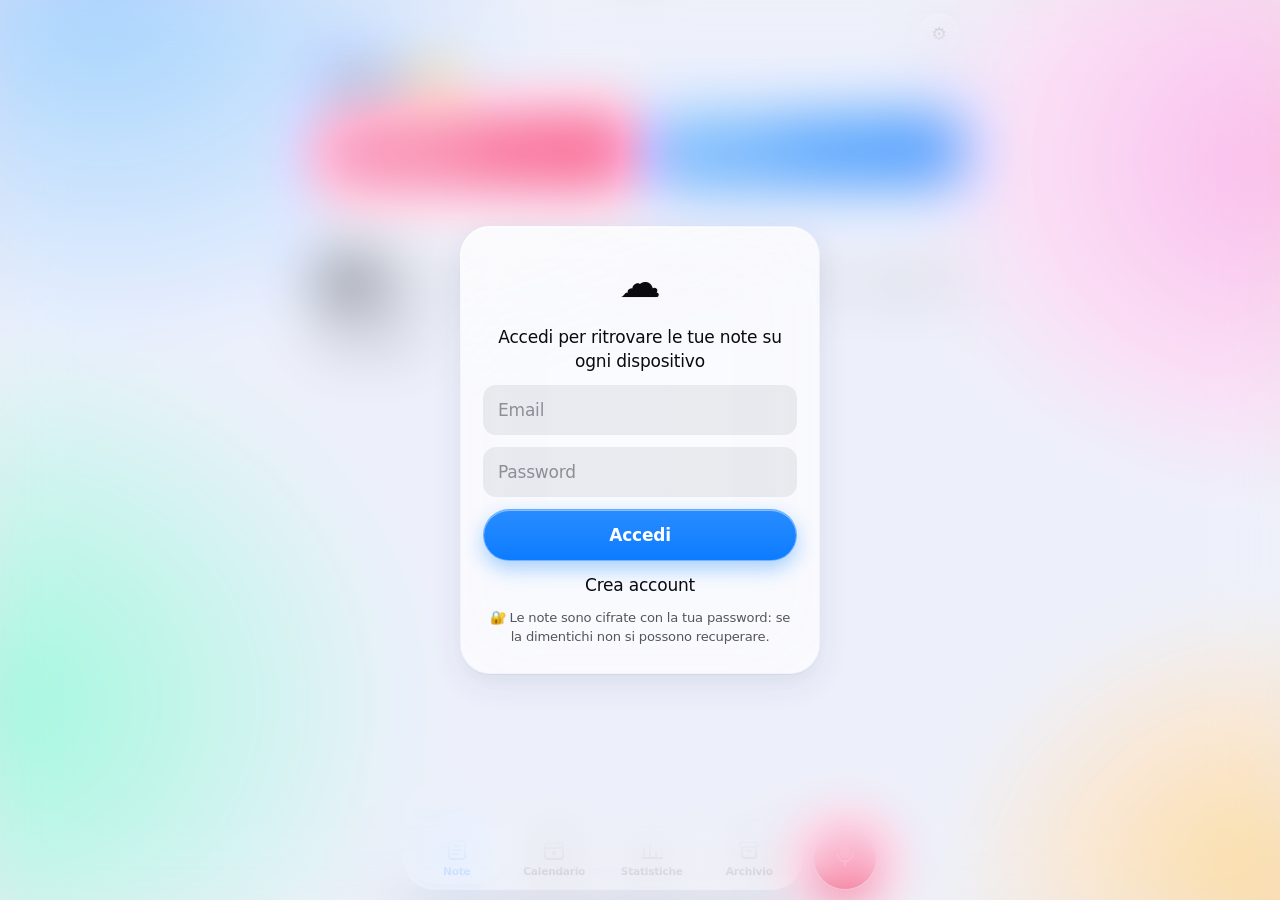
<file: index.html>
<!doctype html>
<html lang="it">
<head>
<meta charset="utf-8">
<meta name="viewport" content="width=device-width,initial-scale=1,viewport-fit=cover">
<meta http-equiv="Content-Security-Policy" content="default-src 'self'; script-src 'self' https://cdn.jsdelivr.net 'wasm-unsafe-eval'; worker-src 'self' blob: https://cdn.jsdelivr.net; connect-src 'self' https://cdn.jsdelivr.net https://tessdata.projectnaptha.com https://huggingface.co https://*.huggingface.co https://*.hf.co https://*.supabase.co wss://*.supabase.co https://api.open-meteo.com; img-src 'self' data: blob:; media-src 'self' blob:; style-src 'self' 'unsafe-inline'">
<meta name="theme-color" content="#eef0f7">
<meta name="apple-mobile-web-app-capable" content="yes">
<title>Note Vocali</title>
<link rel="manifest" href="manifest.json">
<link rel="icon" href="icon.svg">
<link rel="apple-touch-icon" href="icon.svg">
<link rel="stylesheet" href="style.css">
<script src="theme.js"></script>
</head>
<body>
<div class="bg" aria-hidden="true"></div>

<div id="miniBar" class="minibar" aria-hidden="true">
  <button id="miniBack" type="button" class="navback hidden">‹ Raccolte</button>
  <span id="miniTitle"></span>
</div>

<header class="top">
  <div class="topbar">
    <button id="navBack" type="button" class="navback hidden">‹ Raccolte</button>
    <div id="today" class="today"></div>
    <div class="topactions">
      <button id="weather" class="pill weather" type="button" aria-label="Meteo"></button>
      <button id="btnSettings" class="pill iconbtn" aria-label="Impostazioni">⚙️</button>
    </div>
  </div>
  <h1 id="hello" class="largetitle">Ciao 👋</h1>
</header>

<main>
  <p id="status" class="banner hidden"></p>

  <!-- NOTE -->
  <section id="viewNotes" class="view">
    <div id="home">
      <div class="quick">
        <button type="button" class="qbtn rec" data-rec><span class="qi">🎙️</span><span><b>Registra</b><small>Parla, scrivo io</small></span></button>
        <button type="button" class="qbtn write" data-write><span class="qi">✍️</span><span><b>Scrivi</b><small>Nota a mano</small></span></button>
      </div>
      <div class="searchwrap"><input id="search" type="search" placeholder="Cerca"></div>
      <div id="filters" class="filters" role="tablist">
        <button class="fchip on" data-f="">Tutte</button>
        <button class="fchip" data-f="today">Oggi</button>
        <button class="fchip" data-f="week">Settimana</button>
        <button class="fchip" data-f="pinned">📌 Fissate</button>
        <button class="fchip" data-f="audio">🔊 Con audio</button>
        <button class="fchip" data-f="photo">📷 Con foto</button>
        <button class="fchip" data-f="lists">✅ Liste</button>
      </div>
      <div id="welcome" class="welcome hidden">
        <h3>Benvenuta 👋</h3>
        <ol>
          <li><b>Tocca il microfono rosso</b> in basso e parla: il testo si scrive da solo.</li>
          <li>Mentre parli scegli la <b>raccolta</b> (Idee, Spesa, Lavoro…).</li>
          <li>Di' date e orari (“mercoledì alle 10 dentista”) e finiscono nel <b>Calendario</b>.</li>
          <li>Nella raccolta <b>Spesa</b> le cose da comprare diventano una lista da spuntare.</li>
        </ol>
        <button type="button" class="pill" data-close>Ho capito</button>
      </div>
      <div id="spark" class="spark hidden"></div>
      <div id="upcoming" class="upcoming hidden"></div>
      <div id="todo" class="upcoming hidden"></div>
      <div id="agenda" class="hidden"></div>
      <div class="sectionhead"><h2>Raccolte</h2><span class="headright"><span id="syncIcon" class="syncpill hidden"></span></span></div>
      <div id="folders" class="folders"></div>
      <ul id="results" class="notes grouped hidden"></ul>
    </div>
    <div id="folderView" class="hidden">
      <div class="folderhead">
        <span id="folderCount" class="muted small"></span>
        <span class="headright"><button type="button" class="pill writenew primarypill" data-write>＋ Scrivi</button><button type="button" class="pill writenew recpill" data-rec>🎙️ Registra</button><button id="btnEditCat" type="button" class="pill iconbtn" aria-label="Modifica raccolta">✏️</button></span>
      </div>
      <h2 id="folderTitle" class="hidden"></h2>
      <ul id="notes" class="notes grouped"></ul>
    </div>
  </section>

  <!-- CALENDARIO -->
  <section id="viewCal" class="view hidden">
    <div class="calhead">
      <button id="calPrev" class="pill iconbtn" aria-label="Mese precedente">‹</button>
      <h2 id="calTitle"></h2>
      <button id="calNext" class="pill iconbtn" aria-label="Mese successivo">›</button>
    </div>
    <div class="card calcard">
      <div class="calweek"><span>L</span><span>M</span><span>M</span><span>G</span><span>V</span><span>S</span><span>D</span></div>
      <div id="calGrid" class="calgrid"></div>
    </div>
    <h3 id="calDayTitle" class="daytitle"></h3>
    <ul id="calList" class="notes grouped"></ul>
    <div id="calExt"></div>
  </section>

  <!-- STATISTICHE -->
  <section id="viewStats" class="view hidden">
        <div id="statTiles" class="tiles"></div>
    <div class="card statcard"><h3>Ultimi 30 giorni</h3><div id="statDays" class="bars"></div></div>
    <div class="card statcard"><h3>Per raccolta</h3><div id="statCats" class="hbars"></div></div>
    <div class="card statcard">
      <div class="statrow"><h3>Parole più usate</h3><select id="wordsCat" class="catselect"></select></div>
      <div id="statWords" class="bubbles"></div>
      <div id="wordDetail" class="worddetail hidden"></div>
    </div>
  </section>

  <!-- ARCHIVIO -->
  <section id="viewArch" class="view hidden">
        <p class="muted small hint">Eventi passati e cose segnate come fatte. Scorri a sinistra per ripristinare o eliminare.</p>
    <ul id="archList" class="notes grouped"></ul>
  </section>
</main>

<!-- Barra in basso -->
<nav class="tabbar" role="tablist">
  <div class="tabs">
    <span class="lens" aria-hidden="true"></span>
    <button class="tab on" data-view="viewNotes" role="tab" aria-label="Note"><span class="ti"><svg viewBox="0 0 24 24" width="24" height="24" fill="none" stroke="currentColor" stroke-width="1.8" stroke-linecap="round" stroke-linejoin="round" aria-hidden="true"><rect x="4" y="3" width="16" height="18" rx="3"/><path d="M8 8h8M8 12h8M8 16h5"/></svg></span><span class="tl">Note</span></button>
    <button class="tab" data-view="viewCal" role="tab" aria-label="Calendario"><span class="ti"><svg viewBox="0 0 24 24" width="24" height="24" fill="none" stroke="currentColor" stroke-width="1.8" stroke-linecap="round" stroke-linejoin="round" aria-hidden="true"><rect x="3" y="5" width="18" height="16" rx="3"/><path d="M3 10h18M8 3v4M16 3v4"/><circle cx="12" cy="15" r="1.3" fill="currentColor"/></svg></span><span class="tl">Calendario</span></button>
    <button class="tab" data-view="viewStats" role="tab" aria-label="Statistiche"><span class="ti"><svg viewBox="0 0 24 24" width="24" height="24" fill="none" stroke="currentColor" stroke-width="1.8" stroke-linecap="round" stroke-linejoin="round" aria-hidden="true"><path d="M4 20V10M10 20V4M16 20v-7M22 20H2"/></svg></span><span class="tl">Statistiche</span></button>
    <button class="tab" data-view="viewArch" role="tab" aria-label="Archivio"><span class="ti"><svg viewBox="0 0 24 24" width="24" height="24" fill="none" stroke="currentColor" stroke-width="1.8" stroke-linecap="round" stroke-linejoin="round" aria-hidden="true"><rect x="3" y="4" width="18" height="5" rx="1.5"/><path d="M5 9v9a2 2 0 0 0 2 2h10a2 2 0 0 0 2-2V9M10 13h4"/></svg></span><span class="tl">Archivio</span></button>
  </div>
  <button id="btnRec" class="fab" aria-label="Registra una nota vocale"><span class="mic"><svg viewBox="0 0 24 24" width="28" height="28" fill="none" stroke="currentColor" stroke-width="2" stroke-linecap="round" stroke-linejoin="round" aria-hidden="true"><rect x="9" y="3" width="6" height="11" rx="3" fill="currentColor"/><path d="M5.5 11a6.5 6.5 0 0 0 13 0M12 17.5V21"/></svg></span></button>
</nav>

<!-- Pannello registrazione -->
<div id="recSheet" class="recsheet hidden">
  <div class="sheetcard">
    <div class="grabber"></div>
    <div class="muted small center">Salva in</div>
    <div id="chips" class="chips" role="radiogroup" aria-label="Raccolta"></div>
    <div class="recvisual"><span class="ring r1"></span><span class="ring r2"></span><span class="dot">🎙️</span></div>
    <div id="timer" class="timer">00:00</div>
    <div id="live" class="live"></div>
    <div class="recactions">
      <button id="btnWrite" type="button" class="pill">✍️ Scrivi</button>
      <button id="btnStop" type="button" class="stopbtn" aria-label="Stop">■</button>
      <button id="btnPause" type="button" class="pausebtn"></button>
    </div>
  </div>
</div>

<dialog id="viewer" class="viewer">
  <img id="viewerImg" alt="Foto della nota">
  <p id="viewerText" class="viewertext hidden"></p>
  <div class="viewerbar">
    <button type="button" id="viewerDel" class="pill danger">🗑️ Elimina</button>
    <button type="button" id="viewerClose" class="pill">Chiudi</button>
  </div>
</dialog>

<div id="printView" aria-hidden="true"></div>

<div id="toast" class="toast hidden" role="status">Nota eliminata <button type="button" id="btnUndo">Annulla</button></div>

<dialog id="noteDlg" class="sheet">
  <form method="dialog" class="dlg">
    <div class="sheetbar">
      <span class="grabber sheetgrab" aria-hidden="true"></span>
      <select id="noteCat" class="catselect"></select>
      <button type="button" id="btnSave" class="link strong">Fine</button>
    </div>
    <div id="placed" class="placed hidden"></div>
    <input id="noteTitle" class="titleinput" placeholder="Titolo">
    <div id="noteMeta" class="muted small"></div>
    <audio id="noteAudio" controls class="hidden"></audio>
    <button type="button" id="btnLoadAudio" class="hidden">🔊 Scarica audio</button>
    <div id="eventBox" class="eventbox hidden">
      <div class="evicon"><small id="evMon"></small><b id="evDay"></b></div>
      <div class="evbody">
        <b id="evTitle"></b>
        <div id="evWhen" class="muted small"></div>
        <button type="button" class="addcal" data-cal="phone">＋ Aggiungi al calendario</button>
        <div class="evbtns">
          <span class="muted small">oppure sul web:</span>
          <button type="button" data-cal="google">Google</button>
          <button type="button" data-cal="outlook">Outlook</button>
        </div>
        <button type="button" id="btnNotEvent" class="link small notevent">✕ Non è un evento</button>
      </div>
    </div>
    <div id="evIgnored" class="evignored hidden">📅 Riconoscimento evento disattivato per questa nota · <button type="button" id="btnYesEvent" class="link small">Riattiva</button></div>
    <div id="photos" class="photos hidden"></div>
    <button type="button" id="btnShareList" class="sharelist hidden">👥 Condividi questa lista</button>
    <ul id="checklist" class="checklist hidden"></ul>
    <textarea id="noteText" rows="7" placeholder="Scrivi qui…"></textarea>
    <div class="addrow">
      <input id="addItem" form="addItemForm" placeholder="Aggiungi…" enterkeyhint="done">
      <button type="submit" form="addItemForm" class="addbtn" aria-label="Aggiungi">＋</button>
      <button type="button" id="btnAppendRec" class="addbtn mic" aria-label="Aggiungi a voce">🎙️</button>
      <label class="addbtn" for="photoInput" aria-label="Aggiungi foto">📷</label>
      <input type="file" id="photoInput" accept="image/*" hidden>
    </div>
    <div id="appendLive" class="live appendlive hidden"></div>
    <button type="button" id="btnRetry" class="hidden">🔁 Riprova trascrizione</button>
    <div class="toolbar">
      <button type="button" id="btnDone" class="tool"><span>✓</span><small>Fatto</small></button>
      <button type="button" id="btnPinNote" class="tool"><span>📌</span><small>Fissa</small></button>
      <button type="button" id="btnShare" class="tool"><span>📤</span><small>Condividi</small></button>
      <button type="button" id="btnCopy" class="tool"><span>📋</span><small>Copia</small></button>
      <button type="button" id="btnDownload" class="tool"><span>⬇️</span><small>.txt</small></button>
      <button type="button" id="btnDelete" class="tool danger"><span>🗑️</span><small>Elimina</small></button>
    </div>
  </form>
</dialog>

<form id="addItemForm" hidden></form>

<dialog id="moveDlg" class="sheet">
  <form method="dialog" class="dlg">
    <h2>Sposta in…</h2>
    <div id="moveList" class="movelist"></div>
    <div class="row"><button>Annulla</button></div>
  </form>
</dialog>

<dialog id="catDlg" class="sheet">
  <form method="dialog" class="dlg">
    <h2>Modifica raccolta</h2>
    <label>Nome <input id="catName" maxlength="30"></label>
    <label>Emoji <input id="catEmoji" maxlength="4" class="emojiinput"></label>
    <div id="emojiGrid" class="emojigrid"></div>
    <div class="muted small">Colore</div>
    <div id="colorGrid" class="colorgrid"></div>
    <div class="row">
      <button type="button" id="btnDelCat" class="danger">🗑️ Elimina raccolta</button>
      <button type="button" id="btnSaveCat" class="primary">Salva</button>
    </div>
    <p class="muted small">Suggerimento: nella pagina principale tieni premuta una cartella e trascinala per cambiare l'ordine.</p>
  </form>
</dialog>

<dialog id="settingsDlg" class="sheet">
  <form method="dialog" class="dlg">
    <h2>Impostazioni</h2>
    <div class="setgroup">
      <div class="setrow"><span>Aspetto</span>
        <div class="seg" id="themeSeg"><button type="button" data-v="">Auto</button><button type="button" data-v="light">Chiaro</button><button type="button" data-v="dark">Scuro</button></div></div>
      <div class="setrow"><span>Testo</span>
        <div class="seg" id="sizeSeg"><button type="button" data-v="94%">A−</button><button type="button" data-v="">Normale</button><button type="button" data-v="112%">A+</button><button type="button" data-v="125%">A++</button></div></div>
    </div>
    <label>Il tuo nome
      <input id="nameInput" placeholder="Es. Jovana" autocomplete="given-name">
    </label>
    <div id="accountBox" class="summary small hidden">
      <div>👤 <b id="accountEmail"></b></div>
      <div id="syncText" class="muted"></div>
    </div>
    <p id="privacyInfo" class="summary small"></p>
    <label id="modelRow">Qualità trascrizione sul telefono
      <select id="model">
        <option value="Xenova/whisper-small">Alta (~250 MB, più lenta)</option>
        <option value="Xenova/whisper-base">Veloce (~80 MB, meno precisa)</option>
      </select>
    </label>
    <div id="calSection" class="setgroup">
      <div class="setrow"><span>📆 Calendari collegati</span></div>
      <ul id="calLinks" class="callinks"></ul>
      <input id="calName" placeholder="Nome (es. Google personale)">
      <input id="calUrl" placeholder="Link privato del calendario (iCal / ICS)" inputmode="url" autocapitalize="off" autocorrect="off">
      <button type="button" id="btnAddCal" class="primary">Collega</button>
      <details class="help">
        <summary>Dove trovo il link?</summary>
        <p><b>Google Calendar</b> (dal computer): Impostazioni → clic sul calendario → “Indirizzo segreto in formato iCal” → copia.</p>
        <p><b>iCloud / Calendario iPhone</b>: app Calendario → Calendari → ⓘ accanto al calendario → attiva “Calendario pubblico” → Condividi link → Copia.</p>
        <p><b>Outlook</b>: Impostazioni → Calendario → Calendari condivisi → Pubblica un calendario → “Tutti i dettagli” → Pubblica → copia il link ICS.</p>
        <p class="muted">Gli eventi si aggiornano da soli ogni 30 minuti quando apri l’app. Il link resta salvato cifrato nel tuo account.</p>
      </details>
    </div>
    <label>Raccolte (una per riga)
      <textarea id="catsInput" rows="6"></textarea>
    </label>
    <button type="button" id="btnExportPdf" class="pill">📄 Esporta tutte le note in PDF</button>
    <button type="button" id="btnFaceIdSetup">🙂 Attiva Face ID</button>
    <button type="button" id="btnPin">🔒 Cambia PIN</button>
    <button type="button" id="btnLogout" class="danger hidden">Esci dall'account</button>
    <div class="row"><button id="btnSaveSettings" class="primary">Fine</button></div>
  </form>
</dialog>

<div id="lock" class="lock hidden">
  <form id="authForm" class="card lockcard hidden">
    <div class="lockicon">☁️</div>
    <p id="authMsg">Accedi per ritrovare le tue note su ogni dispositivo</p>
    <input id="authEmail" type="email" placeholder="Email" autocomplete="username" required>
    <input id="authPass" type="password" placeholder="Password" autocomplete="current-password" required minlength="6">
    <button class="primary" id="btnLogin">Accedi</button>
    <button type="button" id="btnSignup">Crea account</button>
    <p class="muted small">🔐 Le note sono cifrate con la tua password: se la dimentichi non si possono recuperare.</p>
  </form>
  <form id="lockForm" class="card lockcard hidden">
    <div class="lockicon">🔒</div>
    <p id="lockMsg">Inserisci il PIN</p>
    <input id="pinInput" type="password" inputmode="numeric" pattern="[0-9]*" maxlength="8" autocomplete="off">
    <button class="primary">Sblocca</button>
    <button type="button" id="btnFaceId" class="hidden">🙂 Usa Face ID</button>
  </form>
</div>

<script src="config.js"></script>
<script src="vendor/supabase.js"></script>
<script src="db.js"></script>
<script src="smart.js"></script>
<script src="insights.js"></script>
<script src="cloud.js"></script>
<script src="vendor/sortable.min.js"></script>
<script src="app.js"></script>
</body>
</html>
</file>
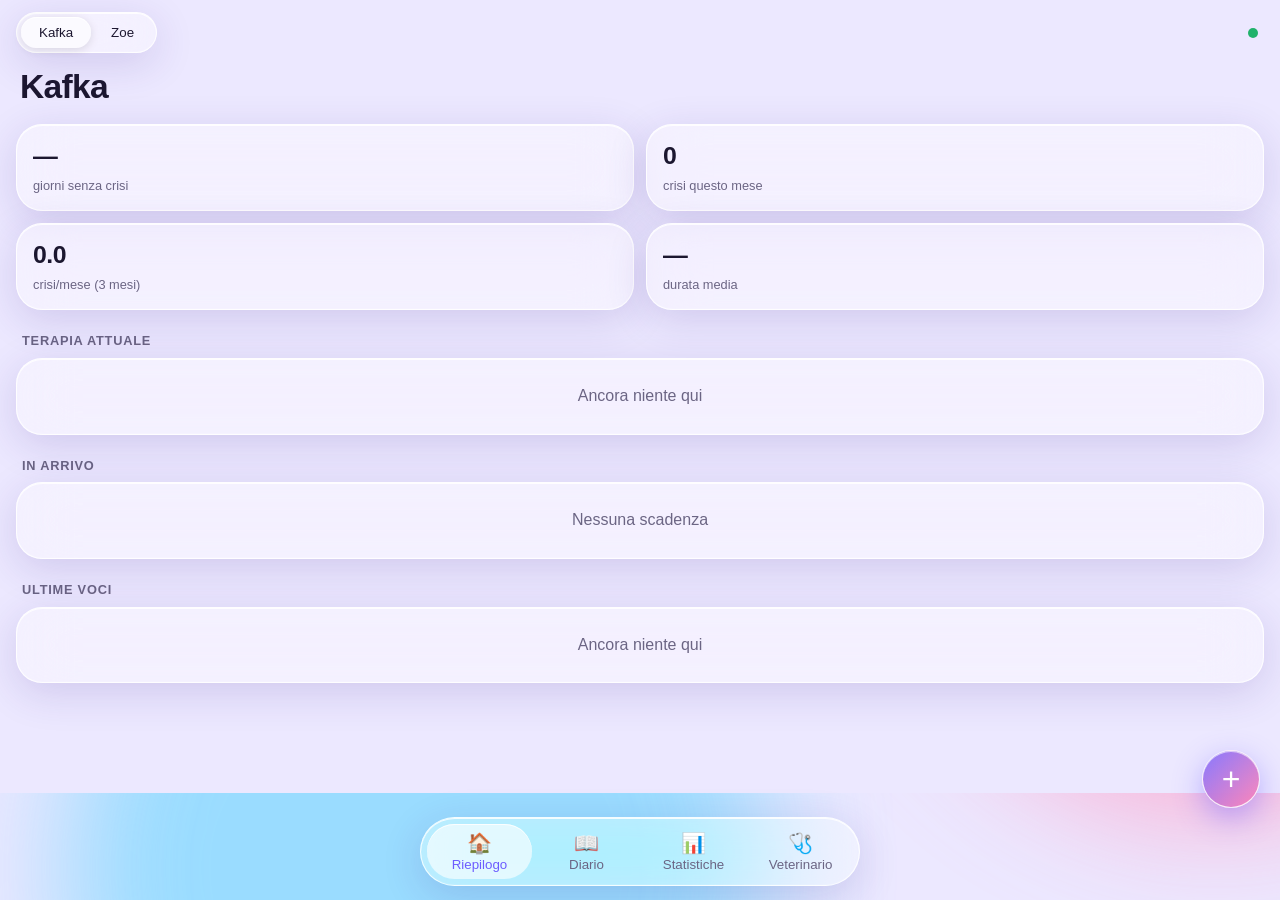
<file: cani/index.html>
<!doctype html>
<html lang="it">
<head>
<meta charset="utf-8">
<meta name="viewport" content="width=device-width,initial-scale=1,viewport-fit=cover">
<meta name="apple-mobile-web-app-capable" content="yes">
<meta name="apple-mobile-web-app-status-bar-style" content="default">
<meta name="apple-mobile-web-app-title" content="Cani">
<meta name="theme-color" content="#e9e4ff">
<title>Diario Cani</title>
<link rel="manifest" href="manifest.json">
<link rel="icon" href="icon.svg">
<link rel="apple-touch-icon" href="icon.svg">
<link rel="stylesheet" href="style.css">
</head>
<body>
<div class="bg"><i></i><i></i><i></i></div>

<!-- Login -->
<section id="login" class="screen" hidden>
  <div class="glass card login">
    <h1>Diario Cani</h1>
    <p class="muted">Accedi o crea un account.</p>
    <input id="lEmail" type="email" placeholder="Email" autocomplete="email">
    <input id="lPass" type="password" placeholder="Password" autocomplete="current-password">
    <button class="btn primary" id="lGo">Accedi</button>
    <button class="btn" id="lNew">Crea account</button>
    <p id="lMsg" class="muted"></p>
  </div>
</section>

<!-- App -->
<main id="app" hidden>
  <header class="top">
    <div class="seg glass" id="dogSeg"></div>
    <span id="sync" class="sync" title="Sincronizzazione"></span>
  </header>
  <h1 class="large" id="title"></h1>
  <div id="view"></div>
</main>

<nav class="tabbar glass" id="tabbar" hidden>
  <button data-tab="home" class="on"><span>🏠</span>Riepilogo</button>
  <button data-tab="diario"><span>📖</span>Diario</button>
  <button data-tab="stats"><span>📊</span>Statistiche</button>
  <button data-tab="vet"><span>🩺</span>Veterinario</button>
</nav>
<button class="fab" id="fab" hidden aria-label="Aggiungi">+</button>

<!-- Scelta tipo -->
<dialog id="pick" class="sheet">
  <div class="glass card">
    <h2>Cosa vuoi segnare?</h2>
    <div id="pickList" class="picklist"></div>
    <button class="btn" data-close>Annulla</button>
  </div>
</dialog>

<!-- Modulo -->
<dialog id="form" class="sheet">
  <form class="glass card" id="frm" method="dialog">
    <h2 id="fTitle"></h2>
    <div id="fBody"></div>
    <div class="row">
      <button type="button" class="btn danger" id="fDel" hidden>Elimina</button>
      <button type="button" class="btn" data-close>Annulla</button>
      <button type="submit" class="btn primary">Salva</button>
    </div>
  </form>
</dialog>

<div id="toast" class="toast" hidden></div>

<!-- Report stampabile -->
<div id="print"></div>

<script src="supabase.js"></script>
<script src="config.js"></script>
<script src="app.js"></script>
</body>
</html>
</file>
<file: style.css>
/* =========================================================================
   Note Vocali — Liquid Glass (iOS 26)
   Vetro per i comandi (barre, pulsanti, schede), vetro "denso" per i
   contenuti, così tutto resta leggibile a colpo d'occhio.
   ========================================================================= */

/* ---------- Colori e materiali ---------- */
:root{
  --font:-apple-system,BlinkMacSystemFont,"SF Pro Display","SF Pro Text",system-ui,"Segoe UI",Roboto,sans-serif;
  --text:#0a0a0f; --muted:#55555f; --faint:#8e8e98;
  --accent:#0a7cff; --accent2:#6a4cff; --rec:#ff2d55; --ok:#1fbf5b; --danger:#ff3b30;
  --bg:#eef0f7;
  --b1:#9ec5ff; --b2:#ffb3d9; --b3:#a8f0d8; --b4:#ffd59e;

  /* vetro */
  --glass-clear:rgba(255,255,255,.28);     /* comandi: barre, pulsanti */
  --glass:rgba(255,255,255,.62);           /* contenuti: schede, liste */
  --glass-thick:rgba(250,250,253,.86);     /* fogli e menu sopra ai contenuti */
  --glass-lo:rgba(118,118,128,.12);        /* campi, sfondi secondari */
  --rim-a:rgba(255,255,255,.95);           /* riflesso del bordo */
  --rim-b:rgba(255,255,255,.18);
  --hair:rgba(60,60,67,.14);
  --blur:blur(22px) saturate(190%);
  --blur-strong:blur(34px) saturate(200%);
  --lift:0 1px 1px rgba(0,0,0,.04),0 10px 30px rgba(30,40,90,.10);
  --lift-lg:0 24px 60px rgba(20,30,80,.22);
  --r-xl:30px; --r-lg:24px; --r-md:18px; --r-sm:13px;
}
@media (prefers-color-scheme:dark){:root:not([data-theme="light"]){
  --text:#f5f5f8; --muted:#a6a6b0; --faint:#6e6e78;
  --bg:#05060c; --b1:#173a8a; --b2:#5c1a52; --b3:#0d4a43; --b4:#4a2c0c;
  --glass-clear:rgba(255,255,255,.08); --glass:rgba(32,33,42,.62); --glass-thick:rgba(24,25,32,.88); --glass-lo:rgba(118,118,128,.24);
  --rim-a:rgba(255,255,255,.38); --rim-b:rgba(255,255,255,.04); --hair:rgba(84,84,92,.5);
  --lift:0 1px 1px rgba(0,0,0,.3),0 10px 30px rgba(0,0,0,.45); --lift-lg:0 24px 60px rgba(0,0,0,.7);
}}
:root[data-theme="dark"]{
  --text:#f5f5f8; --muted:#a6a6b0; --faint:#6e6e78;
  --bg:#05060c; --b1:#173a8a; --b2:#5c1a52; --b3:#0d4a43; --b4:#4a2c0c;
  --glass-clear:rgba(255,255,255,.08); --glass:rgba(32,33,42,.62); --glass-thick:rgba(24,25,32,.88); --glass-lo:rgba(118,118,128,.24);
  --rim-a:rgba(255,255,255,.38); --rim-b:rgba(255,255,255,.04); --hair:rgba(84,84,92,.5);
  --lift:0 1px 1px rgba(0,0,0,.3),0 10px 30px rgba(0,0,0,.45); --lift-lg:0 24px 60px rgba(0,0,0,.7);
}
:root[data-theme="light"]{color-scheme:light} :root[data-theme="dark"]{color-scheme:dark}

/* ---------- Base ---------- */
*{box-sizing:border-box;-webkit-tap-highlight-color:transparent}
html{background:var(--bg);min-height:100%;font-size:var(--fs,100%);color-scheme:light dark}
body{margin:0;min-height:100vh;color:var(--text);font:1.0625rem/1.42 var(--font);letter-spacing:-.012em;background:transparent;
  padding-bottom:calc(112px + env(safe-area-inset-bottom));-webkit-font-smoothing:antialiased;overscroll-behavior-y:none}
.bg{position:fixed;inset:0;z-index:-1;pointer-events:none;background:
  radial-gradient(55vmax 45vmax at 8% 0%,var(--b1),transparent 62%),
  radial-gradient(50vmax 45vmax at 100% 18%,var(--b2),transparent 60%),
  radial-gradient(55vmax 50vmax at 0% 78%,var(--b3),transparent 60%),
  radial-gradient(45vmax 40vmax at 100% 100%,var(--b4),transparent 60%),var(--bg)}
.hidden{display:none!important}
.muted{color:var(--muted)} .small{font-size:.82rem} .center{text-align:center}
button,input,select,textarea{font:inherit;color:inherit;letter-spacing:inherit}
button{cursor:pointer;border:none;background:none;padding:0;transition:transform .22s cubic-bezier(.3,.7,.4,1.5),background .2s,opacity .2s,box-shadow .2s}
button:active{transform:scale(.95)}
button:disabled{opacity:.5}
:focus-visible{outline:3px solid color-mix(in srgb,var(--accent) 55%,transparent);outline-offset:2px}

/* ---------- Materiale vetro ----------
   - riempimento traslucido + sfocatura dello sfondo
   - bordo con riflesso (chiaro in alto a sinistra, sfuma in basso)
   - luce interna in alto (specular) */
.glass,.pill,.chip,.fchip,.tabs,.fab,.searchwrap,.qbtn,.seg,.addbtn,.evbtns button,.pausebtn,.toast,.minibar,
.card,.folder,.grouped,.upcoming,.spark,.welcome,.tile,.statcard,.banner,.lockcard,.sheetcard,dialog.sheet,.placed{
  position:relative;
  -webkit-backdrop-filter:var(--blur);backdrop-filter:var(--blur);
  border:1px solid transparent;
  background:linear-gradient(var(--glass),var(--glass)) padding-box,
             linear-gradient(140deg,var(--rim-a),var(--rim-b) 38%,var(--rim-b) 62%,color-mix(in srgb,var(--rim-a) 55%,transparent)) border-box;
  box-shadow:inset 0 1px 0 color-mix(in srgb,var(--rim-a) 70%,transparent),var(--lift);
}
/* comandi: vetro più chiaro e "liquido" */
.pill,.chip,.fchip,.tabs,.fab,.addbtn,.evbtns button,.pausebtn,.minibar,.searchwrap,.seg{
  background:linear-gradient(var(--glass-clear),var(--glass-clear)) padding-box,
             linear-gradient(140deg,var(--rim-a),var(--rim-b) 40%,var(--rim-b) 60%,color-mix(in srgb,var(--rim-a) 60%,transparent)) border-box;
  -webkit-backdrop-filter:var(--blur-strong);backdrop-filter:var(--blur-strong);
}
/* fogli sopra ai contenuti: vetro denso */
dialog.sheet,.sheetcard,.lockcard,.toast{
  background:linear-gradient(var(--glass-thick),var(--glass-thick)) padding-box,
             linear-gradient(160deg,var(--rim-a),var(--rim-b) 30%) border-box;
  -webkit-backdrop-filter:blur(40px) saturate(200%);backdrop-filter:blur(40px) saturate(200%);
}
/* riflesso speculare morbido */
.pill::after,.fab::after,.qbtn::after,.tabs::after,.folder::after{content:"";position:absolute;inset:0;border-radius:inherit;pointer-events:none;
  background:radial-gradient(120% 70% at 20% 0%,rgba(255,255,255,.35),transparent 55%)}
@media (prefers-color-scheme:dark){:root:not([data-theme="light"]) .pill::after,:root:not([data-theme="light"]) .tabs::after{opacity:.35}}
:root[data-theme="dark"] .pill::after,:root[data-theme="dark"] .tabs::after{opacity:.35}

/* Accessibilità: chi riduce la trasparenza vede superfici piene */
@media (prefers-reduced-transparency:reduce){
  :root{--glass:var(--glass-thick);--glass-clear:var(--glass-thick)}
  .bg{opacity:.25}
}
@media (prefers-reduced-motion:reduce){*,*::before,*::after{animation:none!important;transition:none!important}}

/* ---------- Campi ---------- */
input,select,textarea{width:100%;background:var(--glass-lo);border:1px solid transparent;border-radius:var(--r-sm);padding:12px 14px;outline:none;-webkit-appearance:none;appearance:none}
input:focus,textarea:focus,select:focus{border-color:var(--accent);background:color-mix(in srgb,var(--glass-lo) 60%,transparent);box-shadow:0 0 0 4px color-mix(in srgb,var(--accent) 18%,transparent)}
::placeholder{color:var(--faint)}
textarea{resize:vertical;line-height:1.5}
select{padding-right:34px;background-image:url("data:image/svg+xml,%3Csvg xmlns='http://www.w3.org/2000/svg' width='12' height='8'%3E%3Cpath d='M1 1l5 5 5-5' fill='none' stroke='%23999' stroke-width='2'/%3E%3C/svg%3E");background-repeat:no-repeat;background-position:right 12px center}
label{display:grid;gap:6px;font-size:.85rem;color:var(--muted);font-weight:600}

/* ---------- Pulsanti ---------- */
.pill{border-radius:999px;padding:9px 15px;font-size:.95rem;font-weight:600;display:inline-flex;align-items:center;gap:6px;min-height:40px}
.iconbtn{width:42px;height:42px;padding:0;justify-content:center;font-size:1.1rem}
.primary{border-radius:999px;padding:13px 20px;font-weight:700;color:#fff!important;border:1px solid rgba(255,255,255,.35)!important;
  background:linear-gradient(180deg,color-mix(in srgb,var(--accent) 88%,#fff),var(--accent))!important;
  box-shadow:inset 0 1px 0 rgba(255,255,255,.45),0 8px 20px color-mix(in srgb,var(--accent) 35%,transparent)!important}
.primarypill{color:#fff!important;background:linear-gradient(180deg,color-mix(in srgb,var(--accent) 85%,#fff),var(--accent)) padding-box,linear-gradient(140deg,rgba(255,255,255,.8),rgba(255,255,255,.1)) border-box!important}
.recpill{color:#fff!important;background:linear-gradient(180deg,color-mix(in srgb,var(--rec) 85%,#fff),var(--rec)) padding-box,linear-gradient(140deg,rgba(255,255,255,.8),rgba(255,255,255,.1)) border-box!important}
.danger{color:var(--danger)!important}
.link{color:var(--accent);font-weight:600;padding:8px 4px}
.link.strong{font-weight:800}
.row{display:flex;flex-wrap:wrap;gap:8px;justify-content:flex-end}

/* ---------- Barra compatta in alto (compare scorrendo) ---------- */
.minibar{position:fixed;z-index:25;left:50%;top:calc(8px + env(safe-area-inset-top));transform:translate(-50%,-140%);
  display:flex;align-items:center;gap:10px;max-width:calc(100% - 32px);min-height:44px;padding:6px 18px;border-radius:999px;
  font-weight:700;font-size:.98rem;transition:transform .35s cubic-bezier(.2,.9,.3,1.1)}
.minibar.show{transform:translate(-50%,0)}
.minibar #miniTitle{white-space:nowrap;overflow:hidden;text-overflow:ellipsis}
.minibar .navback{font-size:.95rem;padding:2px 0}

/* ---------- Testata ---------- */
.top{max-width:680px;margin:0 auto;padding:calc(12px + env(safe-area-inset-top)) 20px 4px}
.topbar{display:flex;align-items:center;justify-content:space-between;gap:10px;min-height:44px}
.today{font-size:.78rem;font-weight:700;color:var(--muted);text-transform:uppercase;letter-spacing:.06em}
.navback{color:var(--accent);font-size:1.08rem;font-weight:650;padding:8px 2px;margin-left:-4px;display:flex;align-items:center;gap:2px;min-height:44px}
.topactions{display:flex;gap:8px}
.weather{font-weight:700}
.weather span:first-child{font-size:1.15rem}
.weather:empty{display:none}
.largetitle{font-size:2.15rem;font-weight:800;letter-spacing:-.035em;margin:2px 0 0;line-height:1.1;white-space:nowrap;overflow:hidden;text-overflow:ellipsis}
main{max-width:680px;margin:0 auto;padding:12px 16px 20px}
.view{animation:fade .3s ease}
@keyframes fade{from{opacity:0;transform:translateY(6px)}to{opacity:1;transform:none}}
.banner{border-radius:var(--r-md);padding:10px 14px;font-size:.9rem;text-align:center;margin:0 0 12px}

/* ---------- Azioni rapide ---------- */
.quick{display:grid;grid-template-columns:1fr 1fr;gap:12px;margin:0 0 14px}
.qbtn{display:flex;align-items:center;gap:12px;text-align:left;padding:14px;border-radius:var(--r-lg);color:#fff;min-height:72px;overflow:hidden}
.qbtn .qi{width:42px;height:42px;border-radius:14px;display:grid;place-items:center;font-size:1.3rem;flex:0 0 42px;
  background:rgba(255,255,255,.24);box-shadow:inset 0 1px 0 rgba(255,255,255,.5)}
.qbtn b{display:block;font-size:1.06rem;font-weight:750}
.qbtn small{display:block;font-size:.76rem;opacity:.92;font-weight:500}
.qbtn.rec{background:linear-gradient(150deg,rgba(255,92,124,.92),rgba(229,30,72,.92)) padding-box,linear-gradient(140deg,rgba(255,255,255,.85),rgba(255,255,255,.08) 45%,rgba(255,255,255,.4)) border-box;box-shadow:inset 0 1px 0 rgba(255,255,255,.5),0 12px 26px rgba(229,30,72,.32)}
.qbtn.write{background:linear-gradient(150deg,rgba(64,140,255,.92),rgba(20,92,226,.92)) padding-box,linear-gradient(140deg,rgba(255,255,255,.85),rgba(255,255,255,.08) 45%,rgba(255,255,255,.4)) border-box;box-shadow:inset 0 1px 0 rgba(255,255,255,.5),0 12px 26px rgba(20,92,226,.3)}

/* ---------- Ricerca e filtri ---------- */
.searchwrap{border-radius:999px;margin-bottom:12px;display:flex;align-items:center}
.searchwrap::before{content:"";position:absolute;left:16px;top:50%;width:15px;height:15px;transform:translateY(-55%);
  border:2px solid var(--muted);border-radius:50%;box-sizing:border-box}
.searchwrap::after{content:"";position:absolute;left:29px;top:calc(50% + 4px);width:7px;height:2px;background:var(--muted);transform:rotate(45deg);border-radius:2px}
#search{background:transparent;border:none;padding:12px 16px 12px 42px;box-shadow:none}
.filters{display:flex;gap:8px;overflow-x:auto;scrollbar-width:none;margin:0 -16px 16px;padding:2px 16px 6px}
.filters::-webkit-scrollbar{display:none}
.fchip{flex:0 0 auto;border-radius:999px;padding:8px 15px;font-size:.88rem;font-weight:650;white-space:nowrap;min-height:38px}
.fchip.on{color:#fff;background:linear-gradient(180deg,color-mix(in srgb,var(--text) 80%,#555),var(--text)) padding-box,linear-gradient(140deg,rgba(255,255,255,.6),rgba(255,255,255,.05)) border-box}
@media (prefers-color-scheme:dark){:root:not([data-theme="light"]) .fchip.on{color:#000;background:#fff}}
:root[data-theme="dark"] .fchip.on{color:#000;background:#fff}

/* ---------- Schede in Home ---------- */
.upcoming,.spark,.welcome{border-radius:var(--r-lg);padding:14px 16px;margin-bottom:16px}
.upcoming h3{margin:0 0 6px;font-size:.76rem;text-transform:uppercase;letter-spacing:.07em;color:var(--muted);font-weight:750}
.uprow{display:flex;align-items:center;gap:12px;padding:9px 0;border-top:1px solid var(--hair);cursor:pointer;min-height:56px}
.uprow:first-of-type{border-top:none}
.update{min-width:48px;text-align:center;border-radius:14px;padding:5px 0;background:hsl(var(--h) 90% 60% / .18);color:hsl(var(--h) 75% 38%)}
.update b{display:block;font-size:1.18rem;line-height:1.1}
.update small{font-size:.64rem;text-transform:uppercase;font-weight:800;letter-spacing:.04em}
@media (prefers-color-scheme:dark){:root:not([data-theme="light"]) .update{color:hsl(var(--h) 90% 75%)}}
:root[data-theme="dark"] .update{color:hsl(var(--h) 90% 75%)}
.uprow.ext .update{background:transparent;border:1.5px dashed hsl(var(--h) 70% 55% / .7)}
.todoicon{display:grid;place-items:center;font-size:1.3rem;min-height:48px}
.uptext{min-width:0;flex:1}
.uptext b{display:block;font-weight:650;white-space:nowrap;overflow:hidden;text-overflow:ellipsis}
.spark{background:linear-gradient(135deg,rgba(255,179,64,.30),rgba(255,94,156,.24)) padding-box,linear-gradient(140deg,var(--rim-a),var(--rim-b) 40%) border-box}
.sparkhead{display:flex;justify-content:space-between;align-items:center;font-size:.74rem;font-weight:800;text-transform:uppercase;letter-spacing:.07em;color:var(--muted)}
.sparkhead .link{text-transform:none;letter-spacing:0;padding:4px 0}
.sparktext{margin:8px 0 2px;font-size:1.08rem;font-weight:600;line-height:1.4}
.spark .link[data-open]{padding:6px 0 0}
.welcome{background:linear-gradient(135deg,rgba(10,124,255,.22),rgba(106,76,255,.2)) padding-box,linear-gradient(140deg,var(--rim-a),var(--rim-b) 40%) border-box}
.welcome h3{margin:0 0 8px;font-size:1.15rem}
.welcome ol{margin:0 0 12px;padding-left:20px;display:grid;gap:7px;font-size:.95rem}

/* ---------- Raccolte ---------- */
.sectionhead{display:flex;align-items:center;justify-content:space-between;margin:6px 4px 10px}
.sectionhead h2{margin:0;font-size:1.32rem;font-weight:800;letter-spacing:-.025em}
.headright{display:flex;align-items:center;gap:8px}
.syncpill{font-size:.72rem;font-weight:600;color:var(--muted);border-radius:999px;padding:4px 10px;background:var(--glass-lo)}
.writenew{font-size:.86rem;padding:7px 13px;min-height:36px}
.folders{display:grid;grid-template-columns:repeat(2,minmax(0,1fr));gap:12px}
.folder{display:grid;grid-template-columns:auto 1fr;grid-template-rows:auto auto;gap:6px 10px;align-items:center;text-align:left;
  border-radius:var(--r-lg);padding:14px;min-height:100px;overflow:hidden;-webkit-user-select:none;user-select:none;-webkit-touch-callout:none;
  background:linear-gradient(150deg,hsl(var(--h) 95% 70% / .26),var(--glass) 58%) padding-box,linear-gradient(140deg,var(--rim-a),var(--rim-b) 40%,var(--rim-b) 60%,color-mix(in srgb,var(--rim-a) 50%,transparent)) border-box}
.ficon{width:40px;height:40px;border-radius:50%;display:grid;place-items:center;font-size:1.25rem;
  background:hsl(var(--h) 85% 58%);box-shadow:inset 0 1.5px 1px rgba(255,255,255,.55),inset 0 -3px 6px hsl(var(--h) 80% 35% / .35),0 5px 12px hsl(var(--h) 80% 45% / .35)}
.fcount{justify-self:end;font-size:1.7rem;font-weight:800;letter-spacing:-.03em}
.fname{grid-column:1/-1;font-weight:700;font-size:1rem;margin-top:4px}
.flast{grid-column:1/-1;font-size:.78rem;color:var(--muted);white-space:nowrap;overflow:hidden;text-overflow:ellipsis;margin-top:-4px}
.dragghost{opacity:.35}
.dragchosen{transform:scale(1.04);box-shadow:var(--lift-lg)!important}
.folderhead{display:flex;justify-content:space-between;align-items:center;margin:-2px 2px 12px}
.hint{margin:-6px 4px 14px}
.daytitle{font-size:1.05rem;font-weight:750;margin:18px 4px 10px}

/* ---------- Elenco note ---------- */
.notes{list-style:none;margin:0;padding:0}
.grouped{border-radius:var(--r-lg);overflow:hidden}
.grouped:empty{display:none}
.notes li{position:relative;overflow:hidden;cursor:pointer}
.notes li + li .sc{border-top:1px solid var(--hair)}
.notes .sc{position:relative;z-index:1;padding:14px 16px 14px 22px;will-change:transform}
.notes li::before{content:"";position:absolute;left:0;top:14px;bottom:14px;width:4px;border-radius:0 4px 4px 0;background:hsl(var(--h) 85% 58%);z-index:2}
.notes li.open .sc{background:var(--glass-thick)}
.notes .meta{font-size:.76rem;color:var(--muted);display:flex;gap:8px;align-items:center}
.notes .tag{color:hsl(var(--h) 75% 38%);font-weight:750}
@media (prefers-color-scheme:dark){:root:not([data-theme="light"]) .notes .tag{color:hsl(var(--h) 90% 75%)}}
:root[data-theme="dark"] .notes .tag{color:hsl(var(--h) 90% 75%)}
.notes .t{font-weight:650;margin:3px 0 1px}
.notes .p{color:var(--muted);font-size:.9rem;display:-webkit-box;-webkit-line-clamp:2;-webkit-box-orient:vertical;overflow:hidden}
.notes li.done .t{text-decoration:line-through;color:var(--muted)}
.empty{text-align:center;padding:28px 12px;color:var(--muted);list-style:none}
.sacts,.smove{position:absolute;top:0;bottom:0;width:0;z-index:0;display:flex;overflow:hidden}
.sacts{right:0}.smove{left:0}
.sacts button,.smove{color:#fff;font-weight:700;font-size:.88rem;display:flex;align-items:center;justify-content:center;white-space:nowrap;border-radius:0}
.sacts button{flex:1;min-width:0}
.sdone{background:var(--ok)}.sdel{background:var(--danger)}.smove{background:var(--accent2)}
.notes li.full .sdone{flex:0;width:0}

/* ---------- Calendario ---------- */
.calhead{display:flex;align-items:center;justify-content:space-between;margin:4px 0 12px}
.calhead h2{margin:0;font-size:1.35rem;font-weight:800;text-transform:capitalize}
.calcard{border-radius:var(--r-lg);padding:12px 10px}
.calweek,.calgrid{display:grid;grid-template-columns:repeat(7,1fr);text-align:center}
.calweek span{font-size:.72rem;font-weight:800;color:var(--muted);padding-bottom:6px}
.calgrid button{aspect-ratio:1;display:grid;place-items:center;align-content:center;gap:2px;border-radius:50%;font-weight:600;font-size:1rem;margin:2px}
.calgrid button.other{color:var(--faint)}
.calgrid button.today{color:var(--rec);font-weight:850}
.calgrid button.sel{color:#fff;background:linear-gradient(180deg,color-mix(in srgb,var(--accent) 80%,#fff),var(--accent));box-shadow:inset 0 1px 0 rgba(255,255,255,.5),0 6px 14px color-mix(in srgb,var(--accent) 35%,transparent)}
.calgrid button.today.sel{background:linear-gradient(180deg,color-mix(in srgb,var(--rec) 80%,#fff),var(--rec))}
.dots{display:flex;gap:2px;height:5px}
.dots i{width:5px;height:5px;border-radius:50%;background:hsl(var(--h) 85% 55%)}
.calgrid button.sel .dots i{background:#fff}
#calExt .upcoming{margin-top:0}
.agday{margin:16px 4px 8px;text-transform:capitalize}
.agday.emptyday{color:var(--faint);font-weight:600;font-size:.92rem;margin:10px 4px}
#agenda .upcoming{margin-bottom:6px}

/* ---------- Statistiche ---------- */
.tiles{display:grid;grid-template-columns:repeat(3,minmax(0,1fr));gap:10px;margin-bottom:14px}
.tile{border-radius:var(--r-md);padding:12px;display:grid;gap:2px}
.tile b{font-size:1.45rem;font-weight:800;letter-spacing:-.025em}
.tile span{font-size:.72rem;color:var(--muted);font-weight:600}
.statcard{border-radius:var(--r-lg);padding:14px 16px;margin-bottom:14px}
.statcard h3{margin:0 0 12px;font-size:.76rem;text-transform:uppercase;letter-spacing:.07em;color:var(--muted);font-weight:800}
.statrow{display:flex;justify-content:space-between;align-items:center;gap:8px;margin-bottom:8px}
.statrow h3{margin:0}
.statrow .catselect{max-width:55%}
.bars{display:flex;align-items:flex-end;gap:3px;height:90px}
.bars i{flex:1;border-radius:4px 4px 2px 2px;background:linear-gradient(var(--accent),var(--accent2))}
.bars i.zero{background:var(--hair)}
.hbars{display:grid;gap:9px}
.hbar{display:grid;grid-template-columns:42% 1fr 28px;align-items:center;gap:8px;font-size:.88rem}
.hbar span{white-space:nowrap;overflow:hidden;text-overflow:ellipsis}
.hbar div{height:10px;border-radius:5px;background:var(--hair);overflow:hidden}
.hbar i{display:block;height:100%;border-radius:5px;background:hsl(var(--h) 85% 58%)}
.hbar b{text-align:right;font-size:.85rem}
.worddetail{margin-top:14px;animation:fade .3s ease}
.worddetail h4{margin:0 4px 8px;font-size:.95rem}
/* parole più usate: pannello sci-fi */
.bubbles{position:relative;border-radius:16px;padding:14px 12px 10px;overflow:hidden;color:#bff6ff;
  background:radial-gradient(120% 80% at 50% 0%,#0e2a3a,#05090f 70%);font-family:ui-monospace,"SF Mono",Menlo,Consolas,monospace;
  box-shadow:inset 0 0 0 1px rgba(0,229,255,.28),inset 0 0 40px rgba(0,229,255,.08)}
.bubbles::before{content:"";position:absolute;inset:0;pointer-events:none;
  background:linear-gradient(rgba(0,229,255,.06) 1px,transparent 1px) 0 0/100% 22px,linear-gradient(90deg,rgba(0,229,255,.05) 1px,transparent 1px) 0 0/22px 100%}
.bubbles::after{content:"";position:absolute;left:0;right:0;height:60px;top:-60px;pointer-events:none;background:linear-gradient(transparent,rgba(0,229,255,.12),transparent);animation:scan 3.2s linear infinite}
@keyframes scan{to{top:100%}}
.hudhead{position:relative;display:flex;justify-content:space-between;font-size:.66rem;letter-spacing:.14em;color:#4fd9ec;margin-bottom:8px;text-shadow:0 0 6px rgba(0,229,255,.6)}
.hudrow{position:relative;width:100%;display:grid;grid-template-columns:24px minmax(0,38%) 1fr 30px;align-items:center;gap:8px;padding:7px 4px;border-radius:6px;color:inherit;text-align:left;animation:hudin .5s ease both;animation-delay:var(--d)}
.hudrow + .hudrow{border-top:1px dashed rgba(0,229,255,.12)}
.hudi{font-size:.68rem;color:#3aa9bb}
.hudw{font-size:.9rem;font-weight:700;text-transform:uppercase;letter-spacing:.06em;white-space:nowrap;overflow:hidden;text-overflow:ellipsis;color:#e6fdff}
.hudbar{height:8px;border-radius:2px;background:rgba(0,229,255,.1);overflow:hidden}
.hudbar i{display:block;height:100%;width:var(--p);background:linear-gradient(90deg,#00e5ff,#7c4dff 70%,#ff2bd6);box-shadow:0 0 10px rgba(0,229,255,.7);animation:fill .9s cubic-bezier(.2,.8,.2,1) both;animation-delay:var(--d)}
.hudc{text-align:right;font-weight:700;color:#7ff3ff;font-size:.85rem}
.hudrow:first-of-type .hudw,.hudrow:nth-of-type(2) .hudw{color:#fff;text-shadow:0 0 8px rgba(0,229,255,.8)}
.hudrow.sel{background:rgba(0,229,255,.14);box-shadow:inset 0 0 0 1px rgba(0,229,255,.6)}
.hudempty{position:relative;margin:6px 0;font-size:.8rem;color:#4fd9ec}
@keyframes hudin{from{opacity:0;transform:translateX(-8px)}}
@keyframes fill{from{width:0}}

/* ---------- Barra in basso: capsula fluttuante + microfono separato ---------- */
.tabbar{position:fixed;left:0;right:0;bottom:calc(10px + env(safe-area-inset-bottom));z-index:30;display:flex;justify-content:center;align-items:center;gap:10px;padding:0 12px;pointer-events:none}
.tabs{pointer-events:auto;position:relative;display:flex;flex:1;max-width:400px;border-radius:999px;padding:4px;box-shadow:inset 0 1px 0 var(--rim-a),var(--lift-lg)}
.lens{position:absolute;top:4px;bottom:4px;left:0;border-radius:999px;pointer-events:none;z-index:0;
  background:linear-gradient(180deg,rgba(255,255,255,.55),rgba(255,255,255,.18));box-shadow:inset 0 1px 0 rgba(255,255,255,.9),inset 0 -1px 2px rgba(0,0,0,.06),0 2px 8px rgba(0,0,0,.08);
  transition:transform .45s cubic-bezier(.3,1.3,.4,1),width .45s cubic-bezier(.3,1.3,.4,1)}
@media (prefers-color-scheme:dark){:root:not([data-theme="light"]) .lens{background:linear-gradient(180deg,rgba(255,255,255,.2),rgba(255,255,255,.06));box-shadow:inset 0 1px 0 rgba(255,255,255,.35)}}
:root[data-theme="dark"] .lens{background:linear-gradient(180deg,rgba(255,255,255,.2),rgba(255,255,255,.06));box-shadow:inset 0 1px 0 rgba(255,255,255,.35)}
.tab{position:relative;z-index:1;flex:1;min-width:0;display:flex;flex-direction:column;align-items:center;gap:2px;padding:7px 2px 6px;border-radius:999px;color:var(--text);opacity:.72;font-size:.66rem;font-weight:650}
.tab .ti{height:24px;display:grid;place-items:center}
.tab .tl{white-space:nowrap;max-width:100%;overflow:hidden;text-overflow:ellipsis}
.tab.on{color:var(--accent);opacity:1}
.tab.on .tl{font-weight:800}
.fab{pointer-events:auto;flex:0 0 64px;width:64px;height:64px;border-radius:50%;display:grid;place-items:center;color:#fff;
  background:radial-gradient(circle at 32% 26%,#ff8fa6,var(--rec) 62%) padding-box,linear-gradient(140deg,rgba(255,255,255,.95),rgba(255,255,255,.1) 45%,rgba(255,255,255,.5)) border-box;
  box-shadow:inset 0 2px 1px rgba(255,255,255,.55),inset 0 -6px 14px rgba(120,0,30,.25),0 12px 30px rgba(255,45,85,.45)}
.fab.on{animation:pulse 1.4s ease-in-out infinite}
@keyframes pulse{50%{box-shadow:inset 0 2px 1px rgba(255,255,255,.55),0 0 0 12px rgba(255,45,85,.16),0 12px 30px rgba(255,45,85,.5)}}
@media (max-width:360px){.tab .tl{font-size:.6rem}.fab{flex-basis:58px;width:58px;height:58px}}

/* ---------- Pannello registrazione ---------- */
.recsheet{position:fixed;inset:0;z-index:40;display:flex;align-items:flex-end;justify-content:center;background:rgba(0,0,0,.22);animation:fadebg .25s ease}
@keyframes fadebg{from{background:transparent}}
.sheetcard{width:min(680px,100%);border-radius:34px 34px 0 0;border-bottom:none;padding:10px 20px calc(24px + env(safe-area-inset-bottom));display:grid;gap:12px;animation:up .38s cubic-bezier(.2,.9,.3,1.05)}
@keyframes up{from{transform:translateY(100%)}}
.grabber{width:40px;height:5px;border-radius:3px;background:var(--faint);opacity:.55;justify-self:center}
.chips{display:flex;gap:8px;overflow-x:auto;scrollbar-width:none;padding:4px 2px 6px;scroll-snap-type:x proximity}
.chips::-webkit-scrollbar{display:none}
.chip{flex:0 0 auto;border-radius:999px;padding:9px 15px;font-size:.9rem;font-weight:650;white-space:nowrap;scroll-snap-align:center;min-height:40px}
.chip.on{color:#fff;background:linear-gradient(180deg,hsl(var(--h) 90% 66%),hsl(var(--h) 85% 52%)) padding-box,linear-gradient(140deg,rgba(255,255,255,.8),rgba(255,255,255,.1)) border-box;box-shadow:inset 0 1px 0 rgba(255,255,255,.5),0 6px 16px hsl(var(--h) 80% 50% / .35)}
.chip.auto{font-weight:750}
.chip.auto.on{background:linear-gradient(135deg,#7b61ff,#2f7bff) padding-box,linear-gradient(140deg,rgba(255,255,255,.8),rgba(255,255,255,.1)) border-box}
.recvisual{position:relative;height:118px;display:grid;place-items:center}
.recvisual .dot{width:78px;height:78px;border-radius:50%;display:grid;place-items:center;font-size:2rem;z-index:1;
  background:radial-gradient(circle at 32% 26%,#ff8fa6,var(--rec) 62%);box-shadow:inset 0 2px 1px rgba(255,255,255,.55),0 12px 30px rgba(255,45,85,.45)}
.ring{position:absolute;width:78px;height:78px;border-radius:50%;background:var(--rec);opacity:.25;animation:ring 1.8s ease-out infinite}
.ring.r2{animation-delay:.9s}
@keyframes ring{to{transform:scale(1.9);opacity:0}}
.timer{text-align:center;font-size:1.7rem;font-weight:300;font-variant-numeric:tabular-nums;letter-spacing:.02em}
.live{min-height:2.6em;max-height:30vh;overflow:auto;white-space:pre-wrap;text-align:center;font-size:1.04rem}
.live:empty::before{content:"Sto ascoltando…";color:var(--faint)}
.live .interim{color:var(--muted)}
.recactions{display:grid;grid-template-columns:1fr auto 1fr;align-items:center}
.recactions .pill{justify-self:start}
.stopbtn{width:68px;height:68px;border-radius:50%;color:#fff;font-size:1.5rem;background:radial-gradient(circle at 32% 26%,#ff8fa6,var(--rec) 62%);box-shadow:inset 0 2px 1px rgba(255,255,255,.55),0 10px 26px rgba(255,45,85,.45)}
.pausebtn{justify-self:end;display:grid;justify-items:center;gap:2px;min-width:68px;padding:7px 10px;border-radius:18px;font-weight:800}
.pausebtn span{font-size:1.05rem;letter-spacing:-2px}
.pausebtn small{font-size:.68rem;color:var(--muted);font-weight:650}
.recsheet.paused .ring{animation-play-state:paused;opacity:0}
.recsheet.paused .dot{filter:grayscale(.6);opacity:.7}
.recsheet.paused .timer{animation:blink 1.2s steps(2) infinite}
@keyframes blink{50%{opacity:.35}}

/* ---------- Fogli (dialog) ---------- */
dialog{border:none;padding:0;color:var(--text);width:min(680px,100%);max-width:100%;max-height:92vh;margin:auto auto 0;border-radius:34px 34px 0 0;overflow:auto}
dialog.sheet{border-bottom:none}
dialog[open]{animation:up .38s cubic-bezier(.2,.9,.3,1.05)}
dialog::backdrop{background:rgba(0,0,0,.28);-webkit-backdrop-filter:blur(4px);backdrop-filter:blur(4px)}
.dlg{display:grid;grid-template-columns:minmax(0,1fr);gap:12px;padding:12px 18px calc(22px + env(safe-area-inset-bottom))}
.dlg > *{min-width:0}
.dlg h2{margin:6px 0 2px;font-size:1.32rem;font-weight:800}
.sheetbar{display:grid;grid-template-columns:44px 1fr auto;align-items:center;gap:8px;position:sticky;top:-12px;z-index:3;margin:-12px -18px 0;padding:12px 18px 8px;
  background:linear-gradient(var(--glass-thick),color-mix(in srgb,var(--glass-thick) 80%,transparent));-webkit-backdrop-filter:var(--blur);backdrop-filter:var(--blur)}
.sheetgrab{width:40px;height:5px;margin:0;justify-self:start}
.catselect{justify-self:center;width:auto;max-width:100%;border-radius:999px;padding:7px 32px 7px 15px;font-size:.92rem;font-weight:700;text-align:center}
.titleinput{font-size:1.55rem;font-weight:800;letter-spacing:-.02em;background:transparent;border:none;padding:4px 2px;box-shadow:none!important}
#noteMeta{margin-top:-8px;padding:0 2px}
#noteText{background:transparent;border:none;padding:4px 2px;font-size:1.06rem;min-height:90px;box-shadow:none!important}
audio{width:100%}
.placed{display:flex;align-items:center;justify-content:space-between;gap:10px;padding:10px 14px;border-radius:16px;font-size:.92rem;
  background:linear-gradient(hsl(var(--h) 85% 55% / .16),hsl(var(--h) 85% 55% / .16)) padding-box,linear-gradient(140deg,hsl(var(--h) 80% 60% / .7),hsl(var(--h) 80% 60% / .15)) border-box}
.placed .link{padding:4px;font-weight:800}
.eventbox{display:flex;gap:12px;border-radius:var(--r-md);padding:12px 14px;background:color-mix(in srgb,var(--accent) 11%,transparent)}
.evicon{font-size:1.6rem}
.evbody{display:grid;gap:4px;min-width:0}
.evbtns{display:flex;flex-wrap:wrap;gap:6px;align-items:center;margin-top:4px}
.evbtns button{border-radius:999px;padding:7px 13px;font-size:.84rem;font-weight:700;min-height:36px}
.sharelist{justify-self:start;border-radius:999px;padding:8px 14px;font-size:.86rem;font-weight:700;color:var(--accent);background:color-mix(in srgb,var(--accent) 12%,transparent)}
.checklist{list-style:none;margin:0;padding:0;border-radius:var(--r-md);overflow:hidden;background:var(--glass-lo)}
.checklist li{display:flex;align-items:center;gap:12px;padding:12px 14px;cursor:pointer;user-select:none;min-height:48px}
.checklist li + li{border-top:1px solid var(--hair)}
.checklist .box{width:25px;height:25px;flex:0 0 25px;border-radius:50%;border:2px solid var(--faint);display:grid;place-items:center;color:#fff;font-weight:800;font-size:.8rem;transition:all .2s}
.checklist li.done .box{background:var(--accent);border-color:var(--accent)}
.checklist .it{flex:1}
.checklist li.done .it{text-decoration:line-through;color:var(--muted)}
.checklist .rm{color:var(--faint);padding:6px 8px;font-size:.9rem}
.photos{display:flex;gap:8px;overflow-x:auto;scrollbar-width:none;padding:2px 0}
.photos::-webkit-scrollbar{display:none}
.ph{flex:0 0 auto;width:98px;height:98px;border-radius:16px;background:var(--glass-lo) center/cover no-repeat}
.ph.loading{display:grid;place-items:center;font-size:1.3rem}
.addrow{display:flex;gap:8px}
.addrow input{flex:1;min-width:0;border-radius:999px}
.addbtn{width:46px;height:46px;flex:0 0 46px;border-radius:50%;font-size:1.2rem;font-weight:800;display:grid;place-items:center}
label.addbtn{cursor:pointer}
.addbtn.mic.on{color:#fff;background:var(--rec);animation:pulse 1.4s infinite}
.appendlive{text-align:left;font-size:.95rem;background:var(--glass-lo);border-radius:var(--r-sm);padding:10px 12px;min-height:0}
.appendlive:empty::before{content:"Parla: il testo si aggiunge alla nota";color:var(--faint)}
.toolbar{display:grid;grid-template-columns:repeat(6,1fr);gap:4px;border-top:1px solid var(--hair);padding-top:10px;margin-top:4px}
.tool{display:grid;justify-items:center;gap:3px;padding:7px 0;border-radius:14px;font-size:1.2rem;min-height:52px}
.tool:active{background:var(--glass-lo)}
.tool small{font-size:.66rem;font-weight:700;color:var(--muted)}
.tool.danger small{color:var(--danger)}
.summary{background:var(--glass-lo);border-radius:var(--r-sm);padding:12px 14px;font-size:.92rem}
.movelist{display:flex;flex-wrap:wrap;gap:8px}
.emojiinput{font-size:1.4rem;width:72px;text-align:center}
.emojigrid{display:grid;grid-template-columns:repeat(8,1fr);gap:6px}
.emojigrid button{padding:7px 0;font-size:1.3rem;border-radius:12px;background:var(--glass-lo)}
.colorgrid{display:flex;flex-wrap:wrap;gap:10px}
.colorgrid button{width:36px;height:36px;border-radius:50%;background:hsl(var(--h) 85% 60%);border:3px solid transparent}
.colorgrid button.on{border-color:var(--text)}

/* Impostazioni */
.setgroup{display:grid;gap:10px;background:var(--glass-lo);border-radius:var(--r-md);padding:12px 14px}
.setrow{display:flex;justify-content:space-between;align-items:center;gap:10px;font-weight:650}
.seg{display:flex;border-radius:12px;padding:2px}
.seg button{padding:7px 11px;border-radius:10px;font-size:.84rem;font-weight:700;color:var(--muted)}
.seg button.on{color:var(--text);background:var(--glass-thick);box-shadow:0 1px 4px rgba(0,0,0,.14)}
.callinks{list-style:none;margin:0;padding:0;display:grid;gap:8px}
.callinks li{display:flex;align-items:center;gap:10px}
.callinks li i{width:12px;height:12px;border-radius:50%;background:hsl(var(--h) 80% 55%);flex:0 0 12px}
.callinks li span{flex:1;display:grid;min-width:0}
.callinks li small{font-size:.75rem;overflow:hidden;text-overflow:ellipsis}
.callinks li button{color:var(--faint);padding:6px 8px}
.help{font-size:.84rem;color:var(--text)}
.help summary{color:var(--accent);font-weight:700;cursor:pointer;padding:6px 0}
.help p{margin:8px 0;line-height:1.45}

/* Visualizzatore foto */
.viewer{background:rgba(0,0,0,.94);width:100%;max-width:100%;height:100%;max-height:100%;margin:0;border-radius:0;display:none;padding:calc(10px + env(safe-area-inset-top)) 10px calc(16px + env(safe-area-inset-bottom))}
.viewer[open]{display:grid;grid-template-rows:1fr auto auto;gap:12px;animation:fade .2s ease}
.viewer img{width:100%;height:100%;object-fit:contain;min-height:0}
.viewertext{margin:0;max-height:22vh;overflow:auto;color:#ddd;font-size:.85rem;line-height:1.4;background:rgba(255,255,255,.08);border-radius:12px;padding:10px 12px;user-select:text}
.viewerbar{display:flex;justify-content:space-between}
.viewerbar .pill{color:#fff}

/* ---------- Blocco / accesso ---------- */
.lock{position:fixed;inset:0;z-index:60;display:grid;place-items:center;padding:16px;background:color-mix(in srgb,var(--bg) 30%,transparent);-webkit-backdrop-filter:blur(30px) saturate(170%);backdrop-filter:blur(30px) saturate(170%)}
.lockcard{width:100%;max-width:360px;border-radius:var(--r-xl);padding:26px 22px;display:grid;gap:12px;text-align:center}
.lockcard input{width:100%}
.lockicon{font-size:2.6rem}
.lock p{margin:0}
#pinInput{text-align:center;font-size:1.6rem;letter-spacing:.5em}

/* ---------- Avviso in basso ---------- */
.toast{position:fixed;left:50%;bottom:calc(96px + env(safe-area-inset-bottom));transform:translateX(-50%);z-index:50;display:flex;align-items:center;gap:14px;
  padding:11px 12px 11px 18px;border-radius:999px;font-size:.95rem;font-weight:600;white-space:nowrap;max-width:calc(100% - 24px);box-shadow:inset 0 1px 0 var(--rim-a),var(--lift-lg);animation:toastin .35s cubic-bezier(.2,1.2,.4,1)}
@keyframes toastin{from{transform:translate(-50%,20px);opacity:0}}
.toast button{color:var(--accent);font-weight:800;padding:6px 8px}

/* ---------- Esportazione PDF ---------- */
#printView{display:none}
@media print{
  body{background:#fff!important;color:#000;padding:0}
  body > *:not(#printView){display:none!important}
  #printView{display:block;font:12pt/1.45 var(--font);color:#000}
  #printView h1{font-size:22pt;margin:0 0 4pt}
  #printView h2{font-size:15pt;margin:18pt 0 6pt;border-bottom:1px solid #ccc;padding-bottom:4pt;break-after:avoid}
  #printView h3{font-size:12.5pt;margin:0 0 2pt}
  #printView article{break-inside:avoid;margin:0 0 12pt}
  #printView .pmeta{color:#666;font-size:9.5pt;margin:0 0 4pt}
  #printView ul{margin:4pt 0;padding-left:14pt;list-style:none}
  #printView p{margin:4pt 0;white-space:pre-wrap}
  #printView .pphotos{display:flex;flex-wrap:wrap;gap:6pt}
  #printView img{max-width:45%;max-height:180pt;border-radius:6pt}
}

@media (min-width:700px){.folders{grid-template-columns:repeat(3,minmax(0,1fr))}}

/* Barre sopra ai contenuti: vetro più denso, così le scritte restano nitide */
:root{--glass-bar:rgba(250,250,253,.88)}
@media (prefers-color-scheme:dark){:root:not([data-theme="light"]){--glass-bar:rgba(30,31,38,.88)}}
:root[data-theme="dark"]{--glass-bar:rgba(30,31,38,.88)}
.tabs,.minibar{
  background:linear-gradient(var(--glass-bar),var(--glass-bar)) padding-box,
             linear-gradient(140deg,var(--rim-a),var(--rim-b) 40%,var(--rim-b) 60%,color-mix(in srgb,var(--rim-a) 60%,transparent)) border-box;
  -webkit-backdrop-filter:blur(30px) saturate(210%);backdrop-filter:blur(30px) saturate(210%)}
.notevent{justify-self:start;color:var(--muted);padding:6px 0 0;font-weight:700}
.evignored{font-size:.82rem;color:var(--muted);padding:2px 4px}
.evignored .link{padding:2px}
/* le schede restano sempre agganciate al fondo dello schermo, anche se la pagina è scorsa */
dialog,dialog.sheet{position:fixed}
dialog.viewer{position:fixed}
.addcal{justify-self:start;margin-top:6px;padding:10px 16px;border-radius:999px;font-weight:750;font-size:.92rem;color:#fff;
  background:linear-gradient(180deg,color-mix(in srgb,var(--accent) 85%,#fff),var(--accent));box-shadow:inset 0 1px 0 rgba(255,255,255,.45),0 6px 16px color-mix(in srgb,var(--accent) 30%,transparent)}
.evbtns span{margin-right:2px}
.evicon{flex:0 0 46px;height:50px;border-radius:12px;overflow:hidden;display:grid;grid-template-rows:16px 1fr;text-align:center;background:var(--glass-thick);box-shadow:0 2px 8px rgba(0,0,0,.08)}
.evicon small{background:var(--rec);color:#fff;font-size:.62rem;font-weight:800;text-transform:uppercase;line-height:16px}
.evicon b{font-size:1.3rem;line-height:34px}
</file>
<file: cani/style.css>
:root{
  --text:#1c1730;--muted:#6b6584;--accent:#6c5cff;--danger:#ff3b5c;--ok:#20b26b;
  --glass:rgba(255,255,255,.42);--glass2:rgba(255,255,255,.62);--edge:rgba(255,255,255,.85);
  --line:rgba(60,50,110,.12);--shadow:0 10px 40px rgba(60,40,140,.16);
  --bg:#ece8ff;
}
@media (prefers-color-scheme:dark){:root{
  --text:#f2f0ff;--muted:#a49fc0;--accent:#9d92ff;
  --glass:rgba(40,36,70,.42);--glass2:rgba(55,50,90,.6);--edge:rgba(255,255,255,.18);
  --line:rgba(255,255,255,.1);--shadow:0 10px 40px rgba(0,0,0,.45);--bg:#0f0c1d;
}}
*{box-sizing:border-box;-webkit-tap-highlight-color:transparent}
html,body{margin:0;min-height:100%;background:var(--bg);color:var(--text);
  font:16px/1.4 -apple-system,BlinkMacSystemFont,"SF Pro Text","Segoe UI",Roboto,sans-serif}
body{padding:env(safe-area-inset-top) 16px calc(110px + env(safe-area-inset-bottom))}
[hidden]{display:none!important}

/* sfondo colorato sfocato: dà vita al vetro */
.bg{position:fixed;inset:0;z-index:-1;overflow:hidden}
.bg i{position:absolute;border-radius:50%;filter:blur(60px);opacity:.75}
.bg i:nth-child(1){width:60vmax;height:60vmax;left:-20vmax;top:-15vmax;background:#9d8cff}
.bg i:nth-child(2){width:50vmax;height:50vmax;right:-20vmax;top:20vh;background:#ff9ec7}
.bg i:nth-child(3){width:55vmax;height:55vmax;left:5vmax;bottom:-25vmax;background:#7fd8ff}
body.zoe .bg i:nth-child(1){background:#ffb86b}
body.zoe .bg i:nth-child(2){background:#ff8fa3}
body.zoe .bg i:nth-child(3){background:#8de0b5}
@media (prefers-color-scheme:dark){.bg i{opacity:.35}}

.glass{background:var(--glass);border:1px solid var(--edge);border-radius:26px;
  -webkit-backdrop-filter:blur(28px) saturate(180%);backdrop-filter:blur(28px) saturate(180%);
  box-shadow:inset 0 1px 0 var(--edge),inset 0 -1px 0 rgba(255,255,255,.08),var(--shadow)}
.card{padding:18px;margin:0 0 14px}
.muted{color:var(--muted)}
h1.large{font-size:2.1rem;font-weight:800;letter-spacing:-.02em;margin:10px 4px 14px}
h2{font-size:1.15rem;margin:0 0 12px}
h3{font-size:.8rem;text-transform:uppercase;letter-spacing:.06em;color:var(--muted);margin:22px 6px 8px}

.top{display:flex;align-items:center;justify-content:space-between;padding-top:12px;position:sticky;top:0;z-index:5}
.seg{display:inline-flex;padding:4px;border-radius:999px;gap:2px}
.seg button{border:0;background:none;color:var(--text);font:600 .95rem inherit;font-family:inherit;padding:8px 18px;border-radius:999px;transition:.25s}
.seg button.on{background:var(--glass2);box-shadow:0 2px 10px rgba(0,0,0,.12),inset 0 1px 0 var(--edge)}
.sync{width:10px;height:10px;border-radius:50%;background:var(--ok);margin-right:6px}
.sync.off{background:#f5a623}.sync.busy{background:var(--accent);animation:p 1s infinite alternate}
@keyframes p{to{opacity:.3}}

/* tab bar flottante stile iOS */
.tabbar{position:fixed;left:50%;transform:translateX(-50%);bottom:calc(14px + env(safe-area-inset-bottom));
  display:flex;gap:2px;padding:6px;border-radius:999px;z-index:10;width:min(440px,calc(100% - 32px))}
.tabbar button{flex:1;border:0;background:none;color:var(--muted);font:600 .68rem/1.1 inherit;font-family:inherit;
  display:flex;flex-direction:column;align-items:center;gap:2px;padding:7px 2px;border-radius:999px;transition:.25s}
.tabbar button span{font-size:1.25rem}
.tabbar button.on{color:var(--accent);background:var(--glass2);box-shadow:inset 0 1px 0 var(--edge)}
.fab{position:fixed;right:20px;bottom:calc(92px + env(safe-area-inset-bottom));width:58px;height:58px;border-radius:50%;
  border:1px solid var(--edge);color:#fff;font-size:2rem;line-height:1;z-index:11;
  background:linear-gradient(135deg,rgba(124,108,255,.9),rgba(255,126,179,.9));
  -webkit-backdrop-filter:blur(20px);backdrop-filter:blur(20px);box-shadow:0 10px 30px rgba(108,92,255,.45),inset 0 1px 0 rgba(255,255,255,.6)}

/* tile riepilogo */
.tiles{display:grid;grid-template-columns:1fr 1fr;gap:12px;margin-bottom:14px}
.tile{padding:14px 16px;margin:0}
.tile b{display:block;font-size:1.55rem;font-weight:800;letter-spacing:-.02em}
.tile small{color:var(--muted);font-size:.8rem}
.tile.wide{grid-column:1/-1}

/* liste */
.list{padding:4px 0;overflow:hidden}
.item{display:flex;gap:12px;align-items:center;padding:12px 16px;border-bottom:1px solid var(--line);cursor:pointer}
.item:last-child{border-bottom:0}
.item .ic{width:38px;height:38px;border-radius:12px;display:grid;place-items:center;font-size:1.2rem;background:var(--glass2);flex:none}
.item .tx{flex:1;min-width:0}
.item .tx b{display:block;font-size:.98rem}
.item .tx small{color:var(--muted);display:block;white-space:nowrap;overflow:hidden;text-overflow:ellipsis}
.item .dt{color:var(--muted);font-size:.8rem;text-align:right;flex:none}
.empty{padding:22px;text-align:center;color:var(--muted)}
.filters{display:flex;gap:8px;overflow-x:auto;padding:2px 2px 12px;scrollbar-width:none}
.filters::-webkit-scrollbar{display:none}
.pill{border:1px solid var(--edge);background:var(--glass);color:var(--text);font:600 .85rem inherit;font-family:inherit;
  padding:7px 14px;border-radius:999px;white-space:nowrap;-webkit-backdrop-filter:blur(20px);backdrop-filter:blur(20px)}
.pill.on{background:var(--accent);color:#fff;border-color:transparent}

/* grafici */
.chart svg{width:100%;height:auto;display:block}
.chart text{fill:var(--muted);font-size:10px}
.legend{display:flex;gap:14px;font-size:.8rem;color:var(--muted);margin-top:8px;flex-wrap:wrap}
.legend i{display:inline-block;width:10px;height:10px;border-radius:3px;margin-right:5px;vertical-align:-1px}

/* bottoni / input */
.btn{border:1px solid var(--edge);background:var(--glass2);color:var(--text);font:600 1rem inherit;font-family:inherit;
  padding:12px 16px;border-radius:16px;width:100%;margin-top:8px}
.btn.primary{background:var(--accent);color:#fff;border-color:transparent}
.btn.danger{color:var(--danger)}
.row{display:flex;gap:8px;margin-top:12px}.row .btn{margin:0}
label{display:block;font-size:.8rem;font-weight:600;color:var(--muted);margin:12px 4px 4px}
input,select,textarea{width:100%;border:1px solid var(--line);background:var(--glass2);color:var(--text);
  font:1rem inherit;font-family:inherit;padding:11px 12px;border-radius:14px;outline:none;-webkit-appearance:none;appearance:none}
input:focus,select:focus,textarea:focus{border-color:var(--accent)}
textarea{min-height:76px;resize:vertical}
.two{display:grid;grid-template-columns:1fr 1fr;gap:10px}
.chips{display:flex;flex-wrap:wrap;gap:6px}
.chips label{margin:0;font-weight:500;color:var(--text);font-size:.88rem}
.chips input{display:none}
.chips span{display:inline-block;padding:7px 12px;border-radius:999px;border:1px solid var(--line);background:var(--glass2)}
.chips input:checked+span{background:var(--accent);color:#fff;border-color:transparent}
.stars{display:flex;gap:6px}.stars button{flex:1;border:1px solid var(--line);background:var(--glass2);border-radius:12px;padding:9px 0;font:600 1rem inherit;color:var(--text)}
.stars button.on{background:var(--accent);color:#fff}

dialog.sheet{border:0;padding:0;background:none;width:min(520px,100%);max-height:92vh;margin:auto auto 0;color:var(--text)}
dialog.sheet .card{border-radius:28px 28px 0 0;padding:20px 18px calc(20px + env(safe-area-inset-bottom));max-height:92vh;overflow:auto;margin:0;background:var(--glass2)}
dialog::backdrop{background:rgba(20,15,40,.28);-webkit-backdrop-filter:blur(6px);backdrop-filter:blur(6px)}
dialog[open]{animation:up .3s cubic-bezier(.2,.9,.3,1)}
@keyframes up{from{transform:translateY(40px);opacity:0}}
.picklist{display:grid;grid-template-columns:1fr 1fr;gap:10px}
.picklist button{border:1px solid var(--edge);background:var(--glass);border-radius:20px;padding:16px 10px;font:600 .95rem inherit;font-family:inherit;color:var(--text)}
.picklist button span{display:block;font-size:1.7rem;margin-bottom:4px}

.login{max-width:380px;margin:18vh auto 0}
.toast{position:fixed;left:50%;transform:translateX(-50%);bottom:calc(100px + env(safe-area-inset-bottom));background:rgba(30,25,50,.85);color:#fff;
  padding:10px 18px;border-radius:999px;z-index:30;font-size:.92rem;-webkit-backdrop-filter:blur(20px);backdrop-filter:blur(20px)}

/* report per veterinario / PDF */
.report table{width:100%;border-collapse:collapse;font-size:.85rem}
.report th,.report td{text-align:left;padding:6px 4px;border-bottom:1px solid var(--line);vertical-align:top}
.report th{color:var(--muted);font-weight:600}
#print{display:none}
@media print{
  body{background:#fff;color:#000;padding:0}
  body>*:not(#print){display:none!important}
  #print{display:block;font:11pt/1.4 -apple-system,Helvetica,Arial,sans-serif}
  #print h1{font-size:18pt;margin:0 0 4pt}#print h2{font-size:13pt;margin:16pt 0 6pt}
  #print table{width:100%;border-collapse:collapse;font-size:9pt}
  #print th,#print td{border-bottom:1px solid #ccc;padding:4pt;text-align:left;vertical-align:top}
  #print .chart text{fill:#555}
  #print section{break-inside:avoid}
}
</file>
